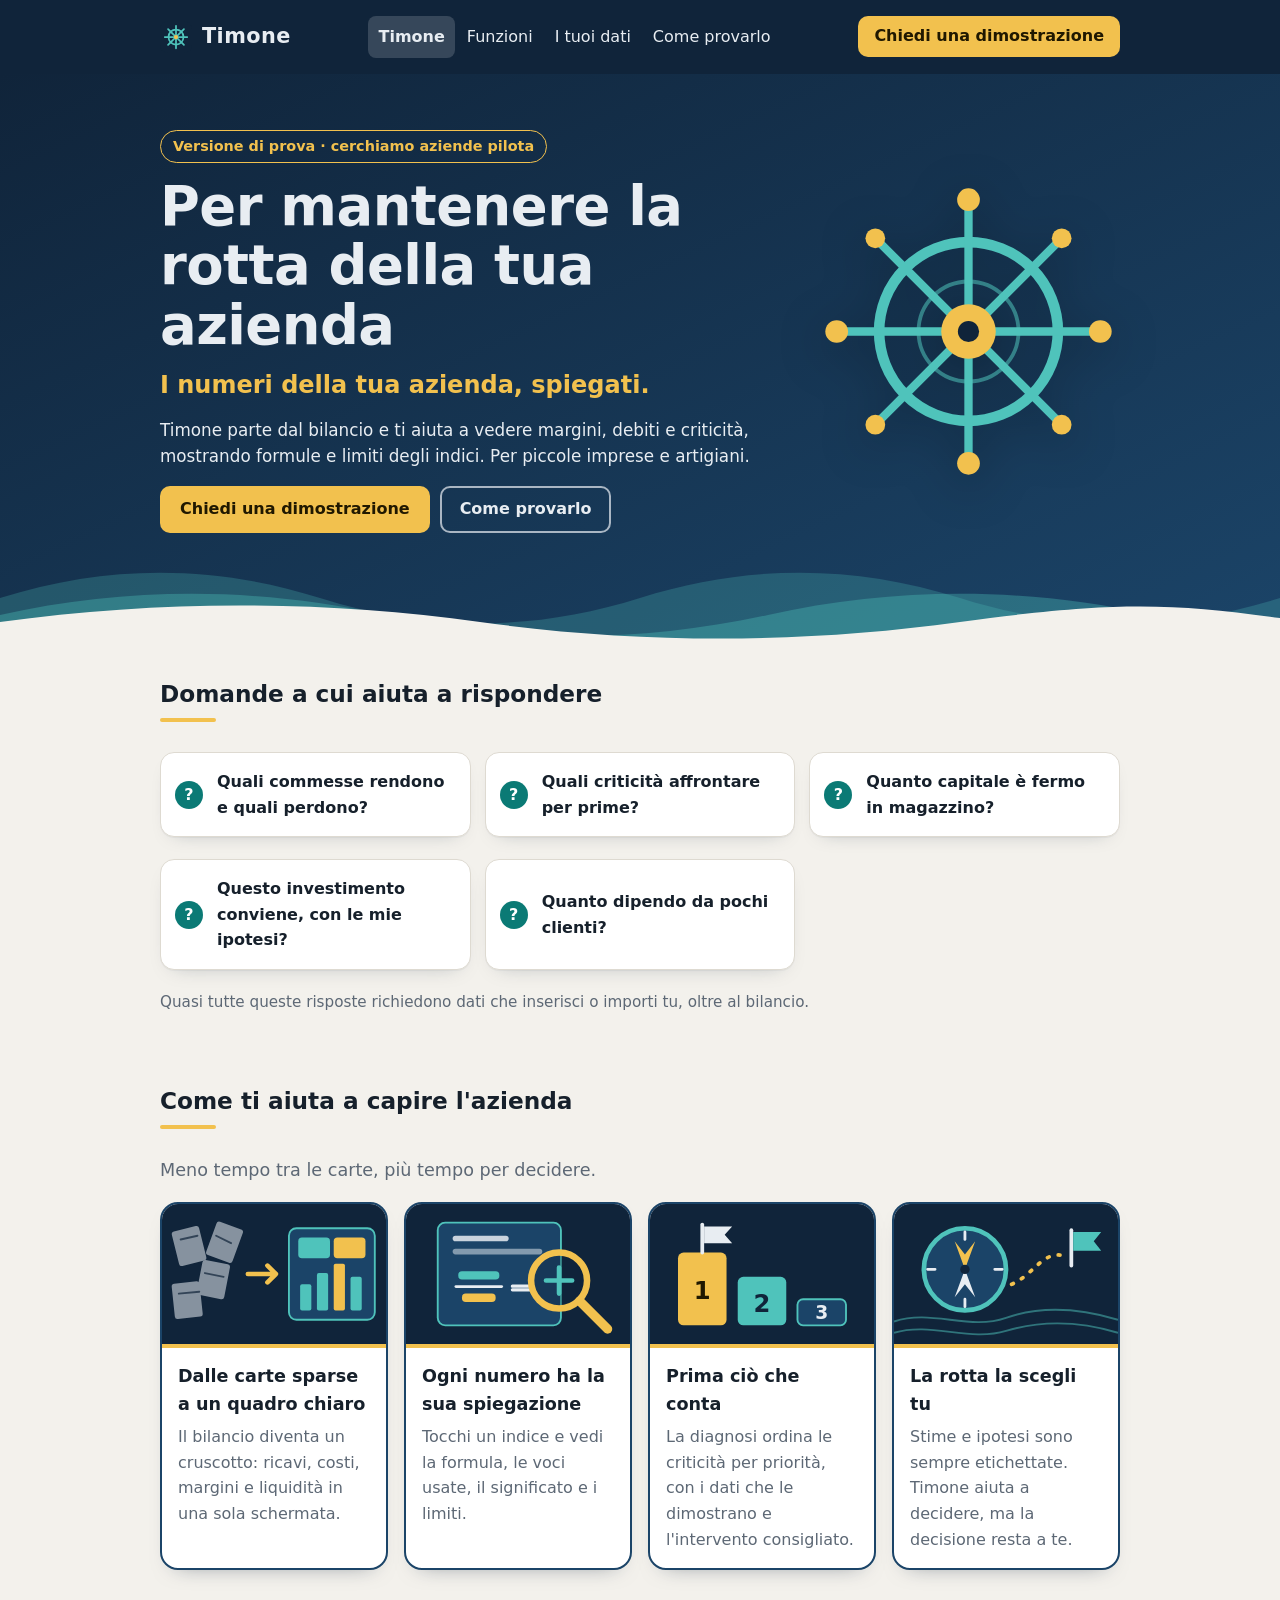
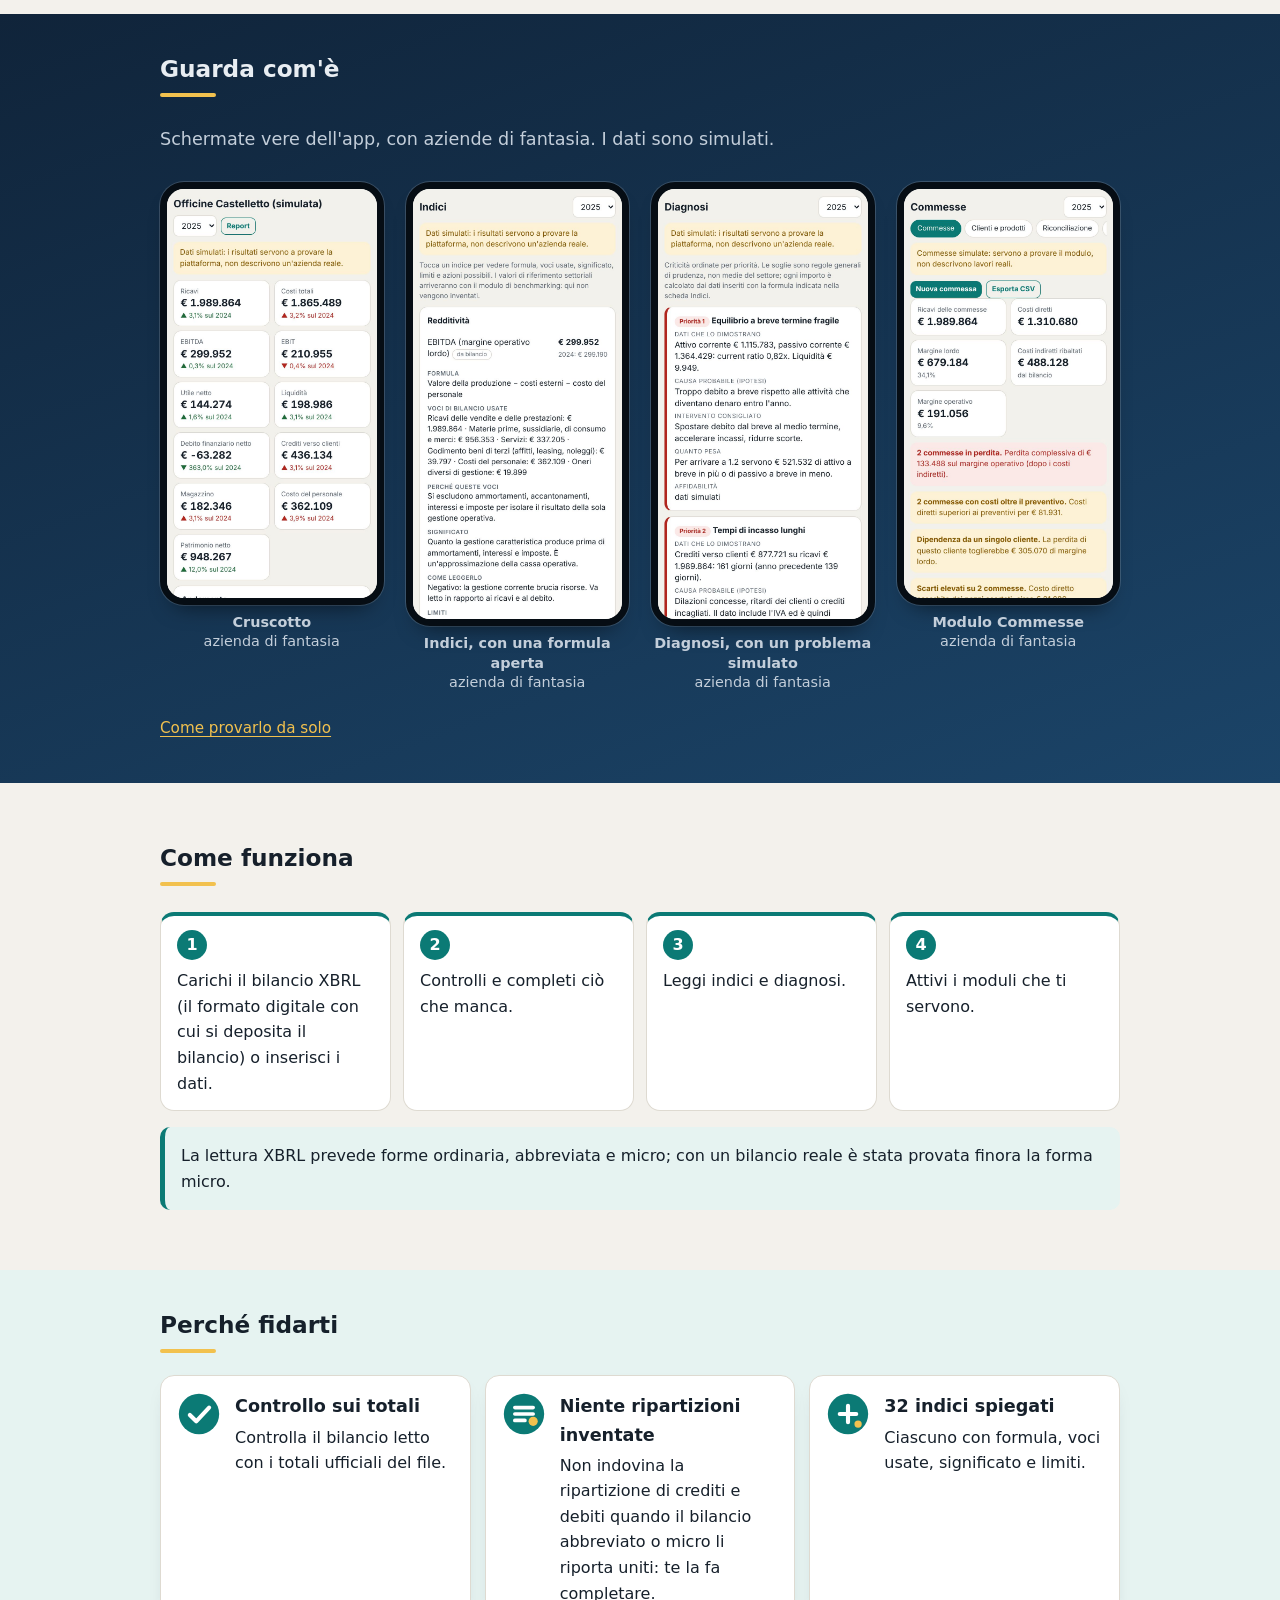
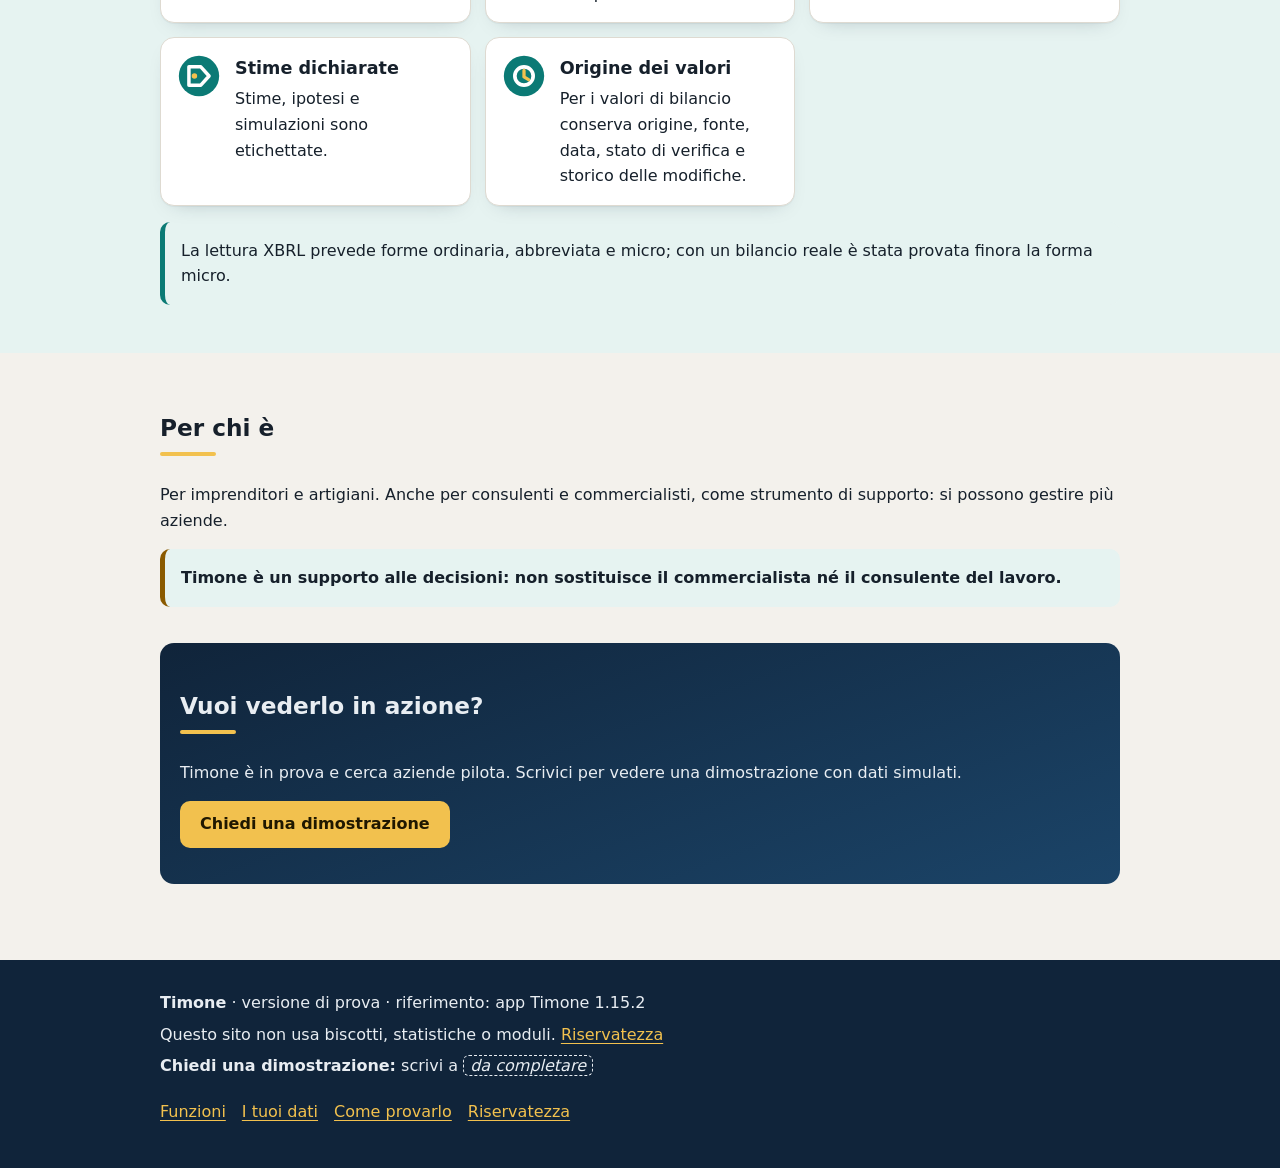
<file: index.html>
<!doctype html>
<html lang="it">
<head>
<meta charset="utf-8">
<meta http-equiv="Content-Security-Policy" content="default-src 'self'; script-src 'none'; style-src 'self'; img-src 'self'; object-src 'none'; base-uri 'self'; form-action 'none'">
<meta name="viewport" content="width=device-width, initial-scale=1">
<meta name="robots" content="noindex">
<meta name="color-scheme" content="light dark">
<title>Timone · Per mantenere la rotta della tua azienda</title>
<meta name="description" content="Timone parte dal bilancio e ti aiuta a vedere margini, debiti e criticità, mostrando formule e limiti degli indici. Versione di prova per piccole imprese e artigiani.">
<link rel="icon" href="icona.svg" type="image/svg+xml">
<link rel="stylesheet" href="stile.css">
</head>
<body>
<a class="salta" href="#contenuto">Vai al contenuto</a>
<header class="header">
<div class="contenitore">
<a class="marchio" href="index.html"><img src="icona.svg" width="32" height="32" alt="">Timone</a>
<nav aria-label="Principale"><ul class="menu"><li><a href="index.html" aria-current="page">Timone</a></li><li><a href="funzioni.html">Funzioni</a></li><li><a href="dati.html">I tuoi dati</a></li><li><a href="prova.html">Come provarlo</a></li></ul></nav>
<a class="btn btn-giallo btn-piccolo" href="#contatto">Chiedi una dimostrazione</a>
</div>
</header>
<section class="hero">
<div class="contenitore hero-griglia">
<div class="hero-testo">
<span class="etichetta">Versione di prova · cerchiamo aziende pilota</span>
<h1>Per mantenere la rotta della tua azienda</h1>
<p class="hero-sotto">I numeri della tua azienda, spiegati.</p>
<p>Timone parte dal bilancio e ti aiuta a vedere margini, debiti e criticità, mostrando formule e limiti degli indici. Per piccole imprese e artigiani.</p>
<div class="azioni">
<a class="btn btn-giallo" href="#contatto">Chiedi una dimostrazione</a>
<a class="btn btn-bordo" href="prova.html">Come provarlo</a>
</div>
</div>
<img class="hero-ruota" src="immagini/timone-ruota.svg" width="400" height="400" alt="">
</div>
</section>
<main id="contenuto">
<section class="fascia "><div class="contenitore"><h2>Domande a cui aiuta a rispondere</h2>
<ul class="griglia domande senza-punti">
<li class="riquadro">Quali commesse rendono e quali perdono?</li>
<li class="riquadro">Quali criticità affrontare per prime?</li>
<li class="riquadro">Quanto capitale è fermo in magazzino?</li>
<li class="riquadro">Questo investimento conviene, con le mie ipotesi?</li>
<li class="riquadro">Quanto dipendo da pochi clienti?</li>
</ul>
<p class="nota">Quasi tutte queste risposte richiedono dati che inserisci o importi tu, oltre al bilancio.</p></div></section><section class="fascia "><div class="contenitore"><h2>Come ti aiuta a capire l'azienda</h2>
<p class="lead">Meno tempo tra le carte, più tempo per decidere.</p>
<div class="cornici"><figure class="cornice"><img src="immagini/disegno-ordine.svg" width="240" height="150" alt=""><figcaption><h3>Dalle carte sparse a un quadro chiaro</h3><p>Il bilancio diventa un cruscotto: ricavi, costi, margini e liquidità in una sola schermata.</p></figcaption></figure><figure class="cornice"><img src="immagini/disegno-formula.svg" width="240" height="150" alt=""><figcaption><h3>Ogni numero ha la sua spiegazione</h3><p>Tocchi un indice e vedi la formula, le voci usate, il significato e i limiti.</p></figcaption></figure><figure class="cornice"><img src="immagini/disegno-priorita.svg" width="240" height="150" alt=""><figcaption><h3>Prima ciò che conta</h3><p>La diagnosi ordina le criticità per priorità, con i dati che le dimostrano e l'intervento consigliato.</p></figcaption></figure><figure class="cornice"><img src="immagini/disegno-rotta.svg" width="240" height="150" alt=""><figcaption><h3>La rotta la scegli tu</h3><p>Stime e ipotesi sono sempre etichettate. Timone aiuta a decidere, ma la decisione resta a te.</p></figcaption></figure></div></div></section><section class="fascia fascia-scura"><div class="contenitore"><h2>Guarda com'è</h2>
<p class="lead">Schermate vere dell'app, con aziende di fantasia. I dati sono simulati.</p>
<div class="galleria"><figure class="telefono"><div class="schermo"><img src="immagini/schermata-cruscotto.jpg" width="780" height="1520" alt="Cruscotto di Timone su telefono: riquadri con ricavi, costi totali, EBITDA, EBIT, utile netto, liquidità e altre voci, ciascuno con la variazione sull'anno precedente." loading="lazy"></div><figcaption><strong>Cruscotto</strong><br>azienda di fantasia</figcaption></figure><figure class="telefono"><div class="schermo"><img src="immagini/schermata-indici.jpg" width="780" height="1600" alt="Pagina Indici di Timone con l'EBITDA aperto: formula, voci di bilancio usate, perché queste voci, significato e come leggerlo." loading="lazy"></div><figcaption><strong>Indici, con una formula aperta</strong><br>azienda di fantasia</figcaption></figure><figure class="telefono"><div class="schermo"><img src="immagini/schermata-diagnosi.jpg" width="780" height="1600" alt="Pagina Diagnosi di Timone: la prima criticità è l'equilibrio a breve termine fragile, con i dati che la dimostrano, la causa probabile, l'intervento consigliato e quanto pesa." loading="lazy"></div><figcaption><strong>Diagnosi, con un problema simulato</strong><br>azienda di fantasia</figcaption></figure><figure class="telefono"><div class="schermo"><img src="immagini/schermata-commesse.jpg" width="780" height="1520" alt="Modulo Commesse di Timone con ricavi, costi diretti e margine, e avvisi su commesse in perdita, costi oltre il preventivo e dipendenza da un cliente." loading="lazy"></div><figcaption><strong>Modulo Commesse</strong><br>azienda di fantasia</figcaption></figure></div>
<p class="nota"><a href="prova.html">Come provarlo da solo</a></p></div></section><section class="fascia "><div class="contenitore"><h2>Come funziona</h2>
<ol class="passi">
<li>Carichi il bilancio XBRL (il formato digitale con cui si deposita il bilancio) o inserisci i dati.</li>
<li>Controlli e completi ciò che manca.</li>
<li>Leggi indici e diagnosi.</li>
<li>Attivi i moduli che ti servono.</li>
</ol>
<div class="avviso"><p>La lettura XBRL prevede forme ordinaria, abbreviata e micro; con un bilancio reale è stata provata finora la forma micro.</p></div></div></section><section class="fascia fascia-tenue"><div class="contenitore"><h2>Perché fidarti</h2>
<div class="griglia">
<div class="riquadro carta-icona"><img src="immagini/icona-controllo.svg" width="44" height="44" alt=""><div><h3>Controllo sui totali</h3><p>Controlla il bilancio letto con i totali ufficiali del file.</p></div></div>
<div class="riquadro carta-icona"><img src="immagini/icona-completa.svg" width="44" height="44" alt=""><div><h3>Niente ripartizioni inventate</h3><p>Non indovina la ripartizione di crediti e debiti quando il bilancio abbreviato o micro li riporta uniti: te la fa completare.</p></div></div>
<div class="riquadro carta-icona"><img src="immagini/icona-formula.svg" width="44" height="44" alt=""><div><h3>32 indici spiegati</h3><p>Ciascuno con formula, voci usate, significato e limiti.</p></div></div>
<div class="riquadro carta-icona"><img src="immagini/icona-etichetta.svg" width="44" height="44" alt=""><div><h3>Stime dichiarate</h3><p>Stime, ipotesi e simulazioni sono etichettate.</p></div></div>
<div class="riquadro carta-icona"><img src="immagini/icona-origine.svg" width="44" height="44" alt=""><div><h3>Origine dei valori</h3><p>Per i valori di bilancio conserva origine, fonte, data, stato di verifica e storico delle modifiche.</p></div></div>
</div>
<div class="avviso"><p>La lettura XBRL prevede forme ordinaria, abbreviata e micro; con un bilancio reale è stata provata finora la forma micro.</p></div></div></section><section class="fascia "><div class="contenitore"><h2>Per chi è</h2>
<p>Per imprenditori e artigiani. Anche per consulenti e commercialisti, come strumento di supporto: si possono gestire più aziende.</p>
<div class="avviso attenzione"><p><strong>Timone è un supporto alle decisioni: non sostituisce il commercialista né il consulente del lavoro.</strong></p></div>
<section class="cta" aria-labelledby="cta-t">
<h2 id="cta-t">Vuoi vederlo in azione?</h2>
<p>Timone è in prova e cerca aziende pilota. Scrivici per vedere una dimostrazione con dati simulati.</p>
<p><a class="btn" href="#contatto">Chiedi una dimostrazione</a></p>
</section></div></section>
</main>
<footer class="footer">
<div class="contenitore">
<p><strong>Timone</strong> · versione di prova · riferimento: app Timone 1.15.2</p>
<p>Questo sito non usa biscotti, statistiche o moduli. <a href="privacy.html">Riservatezza</a></p>
<p id="contatto"><strong>Chiedi una dimostrazione:</strong> scrivi a <span class="mancante">da completare</span><!-- DA-COMPILARE: EMAIL_CONTATTO --></p>
<ul class="footer-lista"><li><a href="funzioni.html">Funzioni</a></li><li><a href="dati.html">I tuoi dati</a></li><li><a href="prova.html">Come provarlo</a></li><li><a href="privacy.html">Riservatezza</a></li></ul>
</div>
</footer>
</body>
</html>
</file>
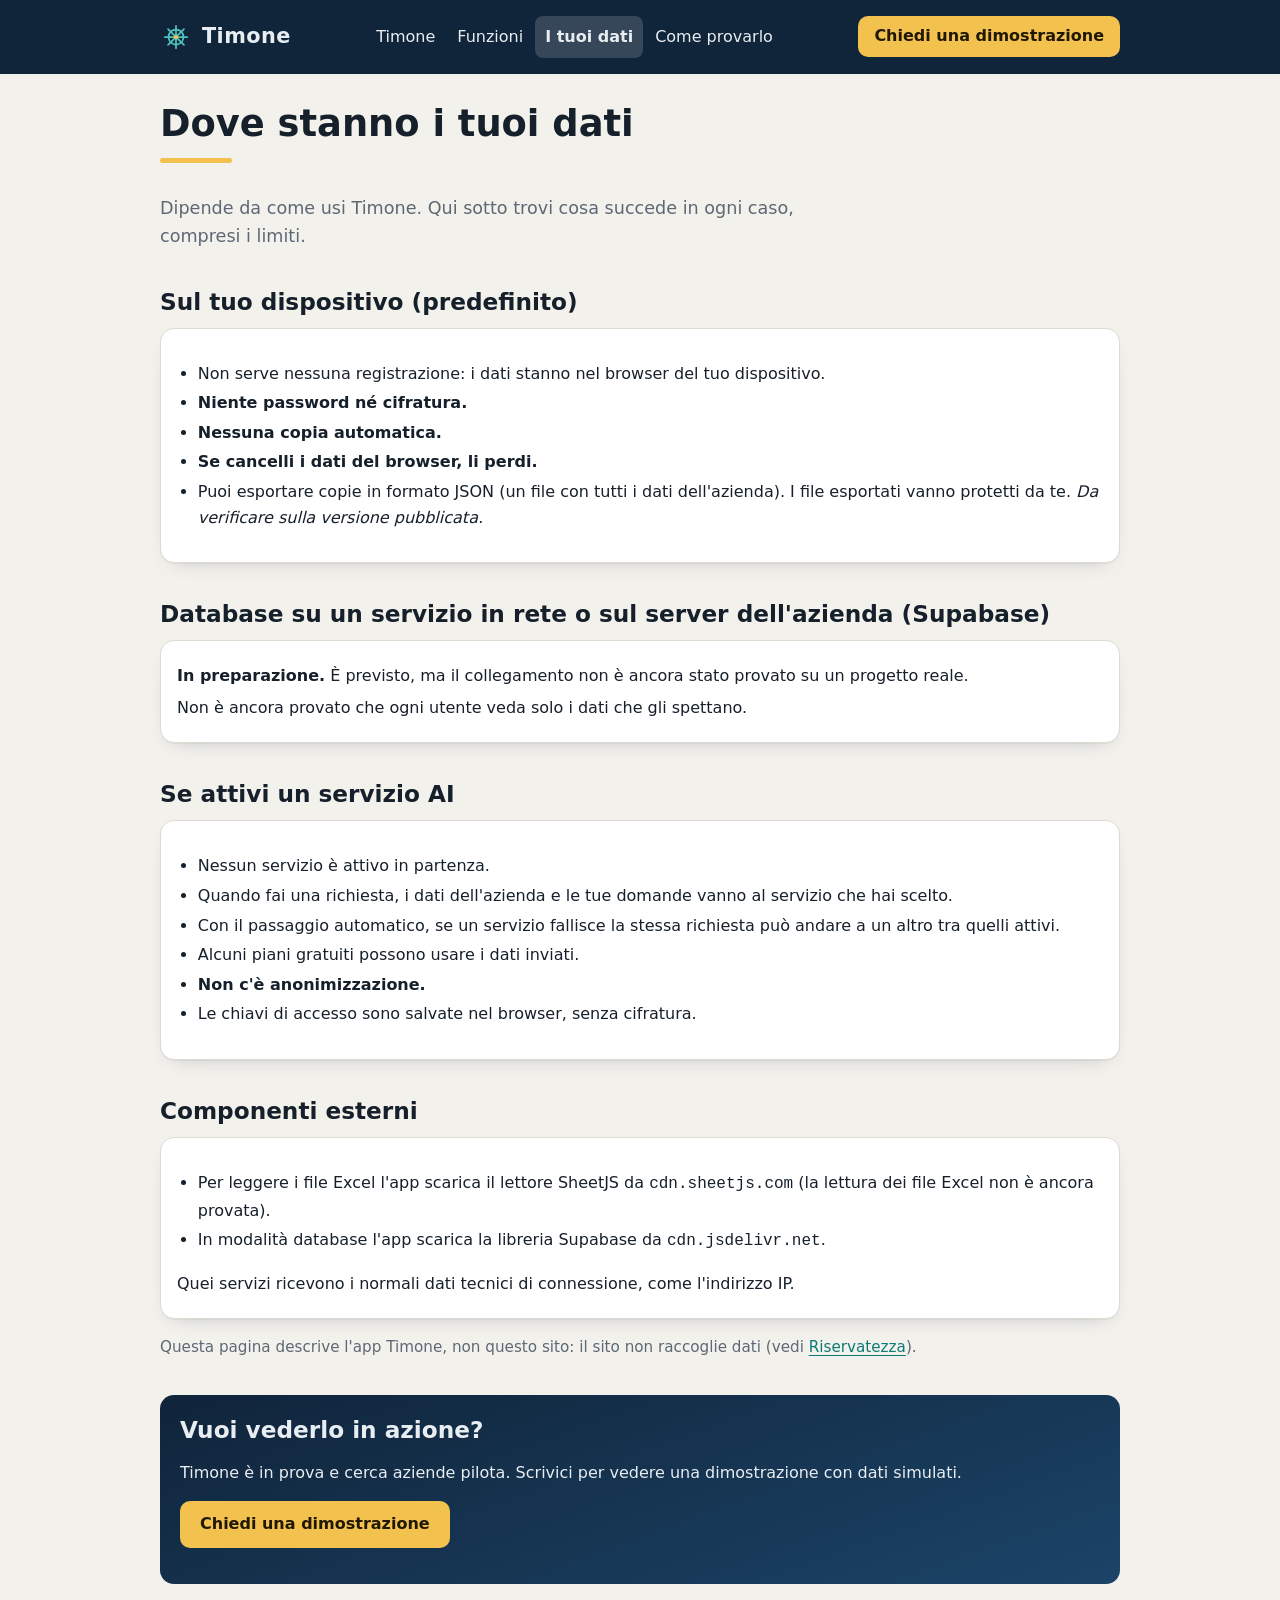
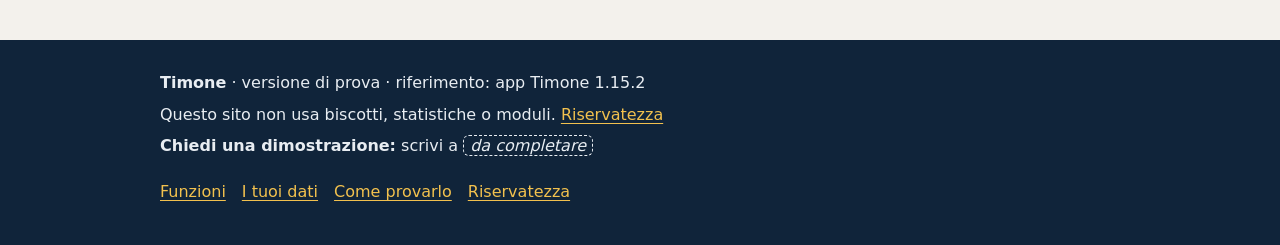
<file: dati.html>
<!doctype html>
<html lang="it">
<head>
<meta charset="utf-8">
<meta http-equiv="Content-Security-Policy" content="default-src 'self'; script-src 'none'; style-src 'self'; img-src 'self'; object-src 'none'; base-uri 'self'; form-action 'none'">
<meta name="viewport" content="width=device-width, initial-scale=1">
<meta name="robots" content="noindex">
<meta name="color-scheme" content="light dark">
<title>I tuoi dati · Timone</title>
<meta name="description" content="Dove stanno i dati di Timone, cosa succede se attivi un servizio AI e quali componenti esterni usa l'app. Con i limiti dichiarati.">
<link rel="icon" href="icona.svg" type="image/svg+xml">
<link rel="stylesheet" href="stile.css">
</head>
<body>
<a class="salta" href="#contenuto">Vai al contenuto</a>
<header class="header">
<div class="contenitore">
<a class="marchio" href="index.html"><img src="icona.svg" width="32" height="32" alt="">Timone</a>
<nav aria-label="Principale"><ul class="menu"><li><a href="index.html">Timone</a></li><li><a href="funzioni.html">Funzioni</a></li><li><a href="dati.html" aria-current="page">I tuoi dati</a></li><li><a href="prova.html">Come provarlo</a></li></ul></nav>
<a class="btn btn-giallo btn-piccolo" href="#contatto">Chiedi una dimostrazione</a>
</div>
</header>

<main id="contenuto"><div class="contenitore">
<h1>Dove stanno i tuoi dati</h1>
<p class="lead">Dipende da come usi Timone. Qui sotto trovi cosa succede in ogni caso, compresi i limiti.</p>

<h2>Sul tuo dispositivo (predefinito)</h2>
<div class="riquadro">
<ul>
<li>Non serve nessuna registrazione: i dati stanno nel browser del tuo dispositivo.</li>
<li><strong>Niente password né cifratura.</strong></li>
<li><strong>Nessuna copia automatica.</strong></li>
<li><strong>Se cancelli i dati del browser, li perdi.</strong></li>
<li>Puoi esportare copie in formato JSON (un file con tutti i dati dell'azienda). I file esportati vanno protetti da te. <em>Da verificare sulla versione pubblicata.</em></li>
</ul>
</div>

<h2>Database su un servizio in rete o sul server dell'azienda (Supabase)</h2>
<div class="riquadro">
<p><strong>In preparazione.</strong> È previsto, ma il collegamento non è ancora stato provato su un progetto reale.</p>
<p>Non è ancora provato che ogni utente veda solo i dati che gli spettano.</p>
</div>

<h2>Se attivi un servizio AI</h2>
<div class="riquadro">
<ul>
<li>Nessun servizio è attivo in partenza.</li>
<li>Quando fai una richiesta, i dati dell'azienda e le tue domande vanno al servizio che hai scelto.</li>
<li>Con il passaggio automatico, se un servizio fallisce la stessa richiesta può andare a un altro tra quelli attivi.</li>
<li>Alcuni piani gratuiti possono usare i dati inviati.</li>
<li><strong>Non c'è anonimizzazione.</strong></li>
<li>Le chiavi di accesso sono salvate nel browser, senza cifratura.</li>
</ul>
</div>

<h2>Componenti esterni</h2>
<div class="riquadro">
<ul>
<li>Per leggere i file Excel l'app scarica il lettore SheetJS da <code>cdn.sheetjs.com</code> (la lettura dei file Excel non è ancora provata).</li>
<li>In modalità database l'app scarica la libreria Supabase da <code>cdn.jsdelivr.net</code>.</li>
</ul>
<p>Quei servizi ricevono i normali dati tecnici di connessione, come l'indirizzo IP.</p>
</div>
<p class="nota">Questa pagina descrive l'app Timone, non questo sito: il sito non raccoglie dati (vedi <a href="privacy.html">Riservatezza</a>).</p>
<section class="cta" aria-labelledby="cta-t">
<h2 id="cta-t">Vuoi vederlo in azione?</h2>
<p>Timone è in prova e cerca aziende pilota. Scrivici per vedere una dimostrazione con dati simulati.</p>
<p><a class="btn" href="#contatto">Chiedi una dimostrazione</a></p>
</section>
</div></main>
<footer class="footer">
<div class="contenitore">
<p><strong>Timone</strong> · versione di prova · riferimento: app Timone 1.15.2</p>
<p>Questo sito non usa biscotti, statistiche o moduli. <a href="privacy.html">Riservatezza</a></p>
<p id="contatto"><strong>Chiedi una dimostrazione:</strong> scrivi a <span class="mancante">da completare</span><!-- DA-COMPILARE: EMAIL_CONTATTO --></p>
<ul class="footer-lista"><li><a href="funzioni.html">Funzioni</a></li><li><a href="dati.html">I tuoi dati</a></li><li><a href="prova.html">Come provarlo</a></li><li><a href="privacy.html">Riservatezza</a></li></ul>
</div>
</footer>
</body>
</html>
</file>
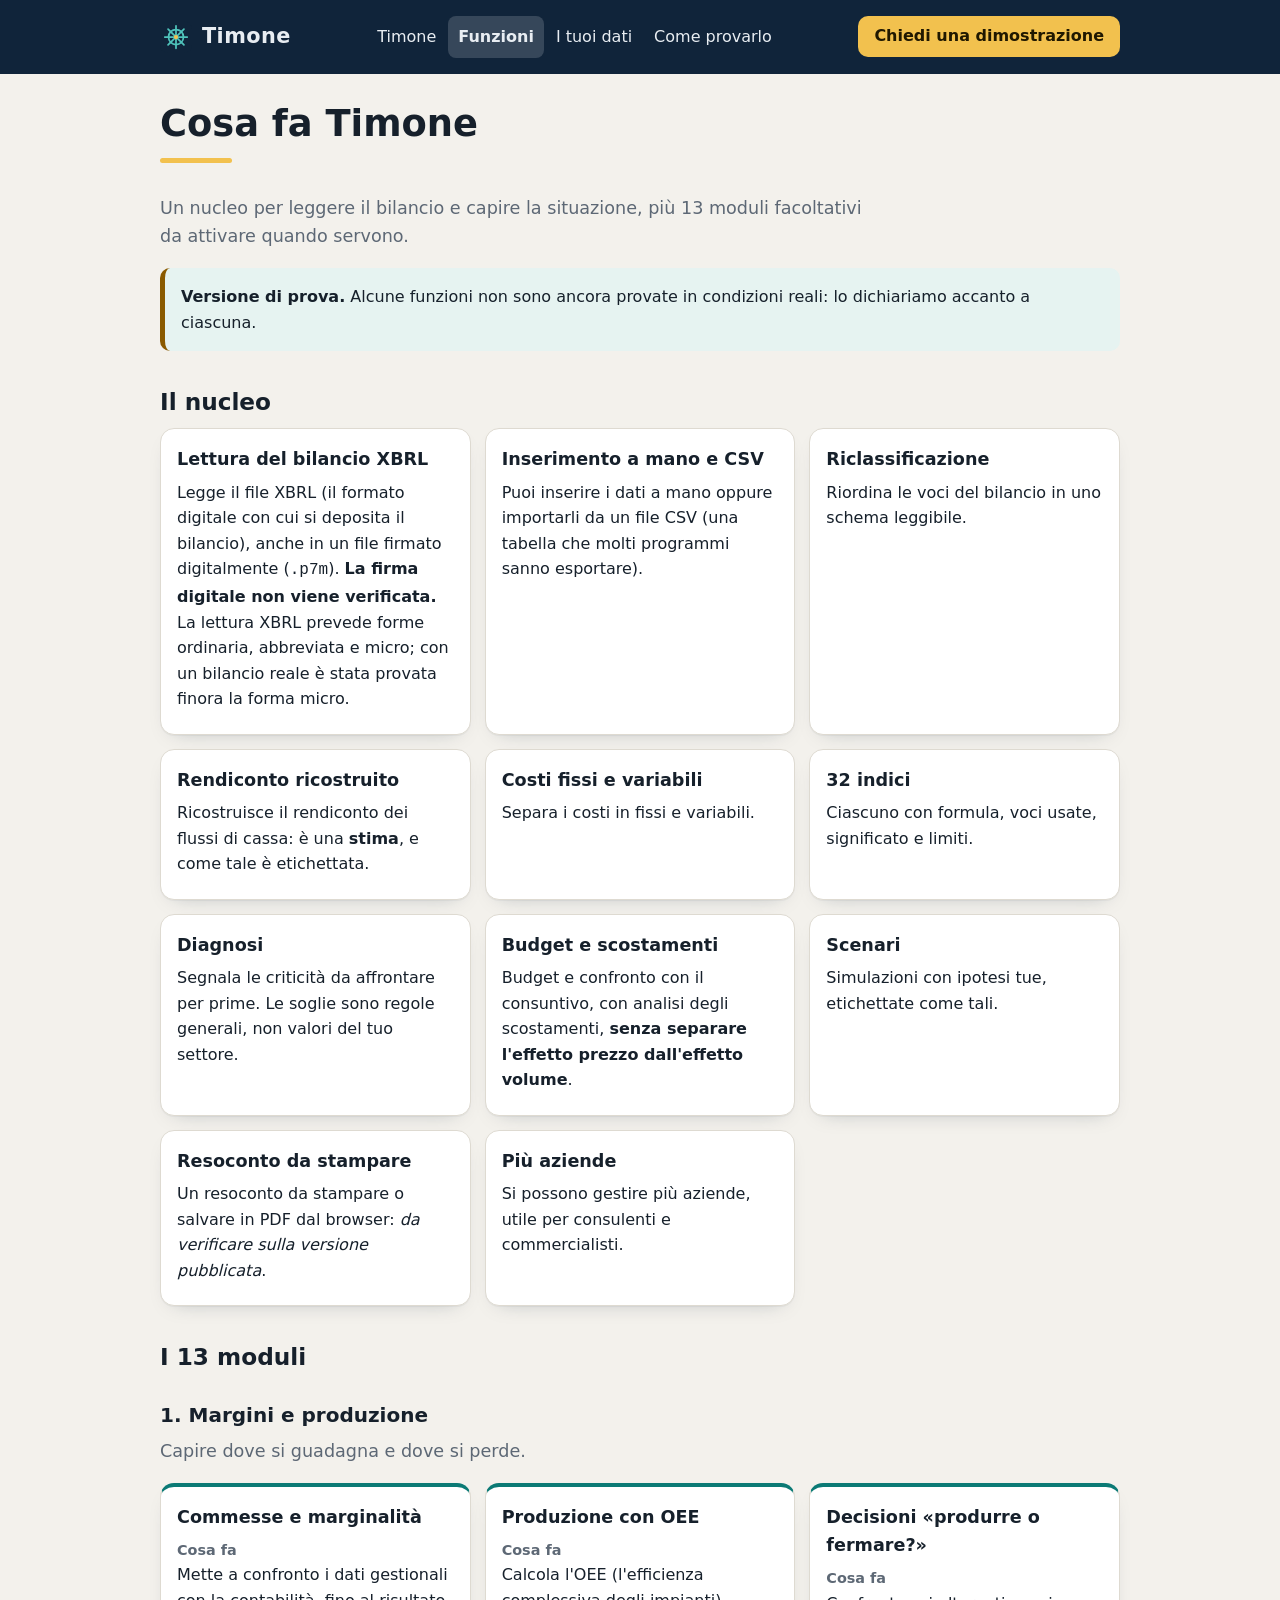
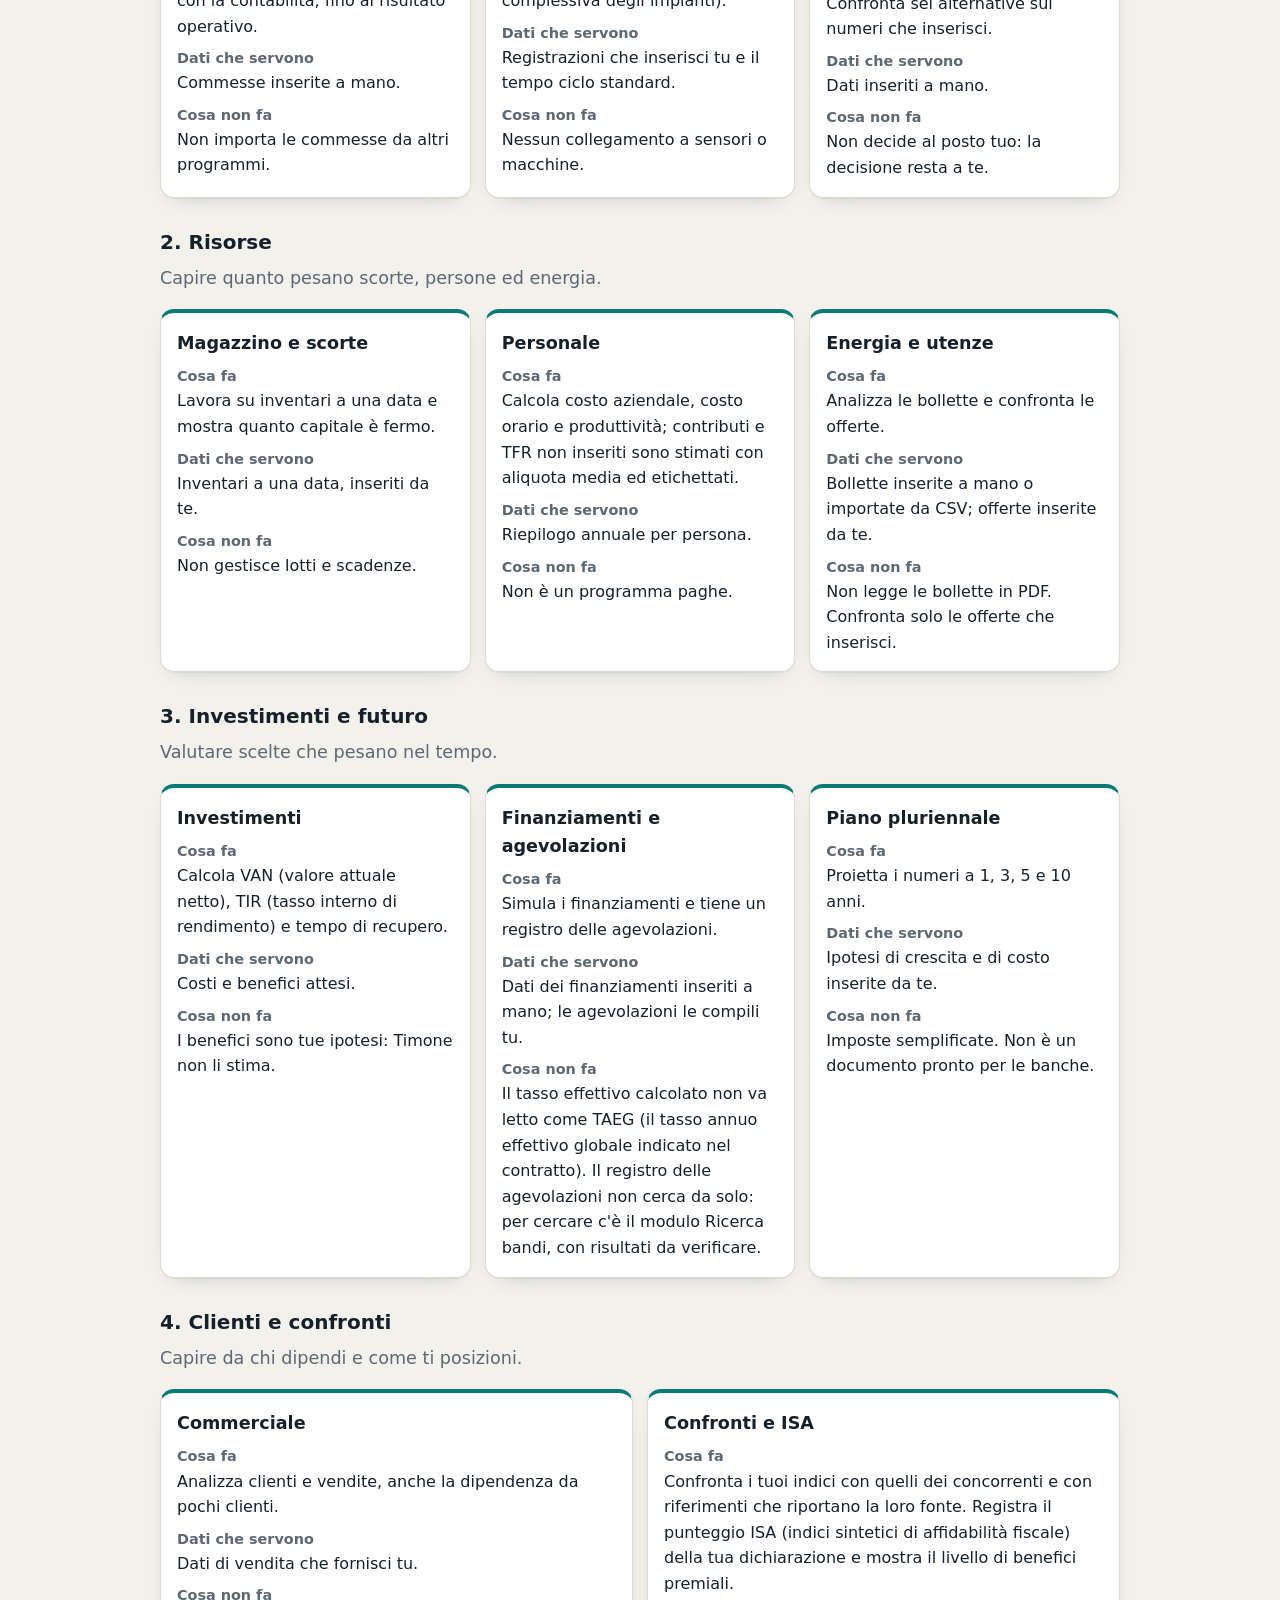
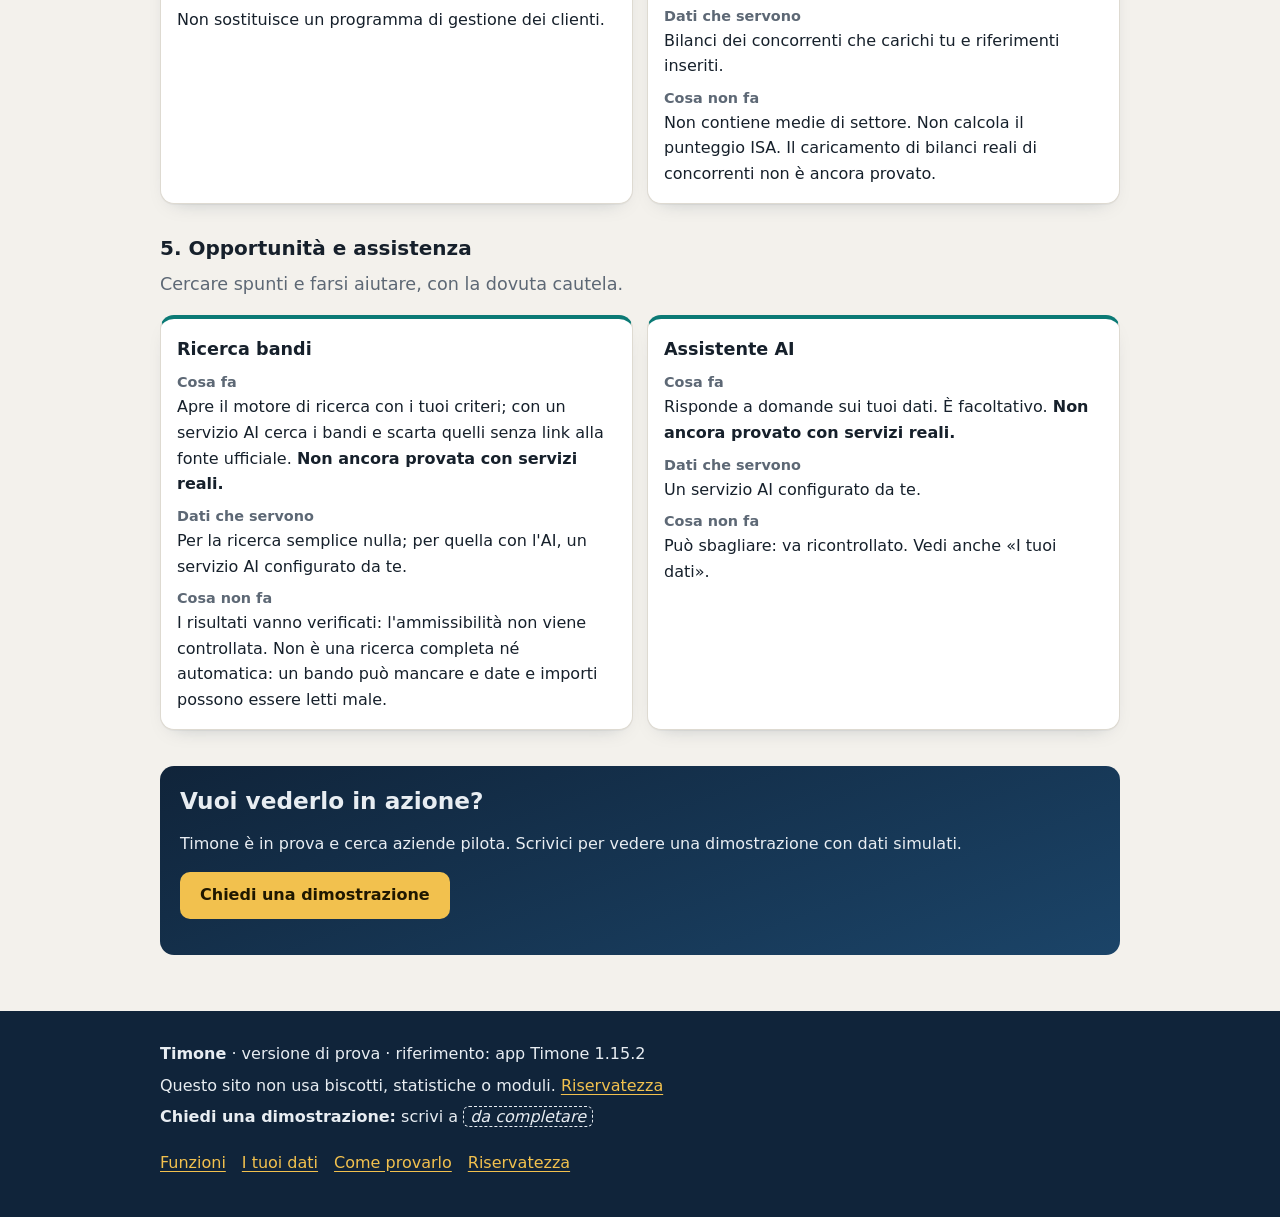
<file: funzioni.html>
<!doctype html>
<html lang="it">
<head>
<meta charset="utf-8">
<meta http-equiv="Content-Security-Policy" content="default-src 'self'; script-src 'none'; style-src 'self'; img-src 'self'; object-src 'none'; base-uri 'self'; form-action 'none'">
<meta name="viewport" content="width=device-width, initial-scale=1">
<meta name="robots" content="noindex">
<meta name="color-scheme" content="light dark">
<title>Funzioni · Timone</title>
<meta name="description" content="Che cosa fa Timone: lettura del bilancio, 32 indici, diagnosi e 13 moduli per margini, risorse, investimenti, clienti e opportunità. Con i limiti dichiarati.">
<link rel="icon" href="icona.svg" type="image/svg+xml">
<link rel="stylesheet" href="stile.css">
</head>
<body>
<a class="salta" href="#contenuto">Vai al contenuto</a>
<header class="header">
<div class="contenitore">
<a class="marchio" href="index.html"><img src="icona.svg" width="32" height="32" alt="">Timone</a>
<nav aria-label="Principale"><ul class="menu"><li><a href="index.html">Timone</a></li><li><a href="funzioni.html" aria-current="page">Funzioni</a></li><li><a href="dati.html">I tuoi dati</a></li><li><a href="prova.html">Come provarlo</a></li></ul></nav>
<a class="btn btn-giallo btn-piccolo" href="#contatto">Chiedi una dimostrazione</a>
</div>
</header>

<main id="contenuto"><div class="contenitore">
<h1>Cosa fa Timone</h1>
<p class="lead">Un nucleo per leggere il bilancio e capire la situazione, più 13 moduli facoltativi da attivare quando servono.</p>
<div class="avviso attenzione"><p><strong>Versione di prova.</strong> Alcune funzioni non sono ancora provate in condizioni reali: lo dichiariamo accanto a ciascuna.</p></div>

<h2>Il nucleo</h2>
<div class="griglia"><div class="riquadro"><h3>Lettura del bilancio XBRL</h3><p>Legge il file XBRL (il formato digitale con cui si deposita il bilancio), anche in un file firmato digitalmente (<code>.p7m</code>). <strong>La firma digitale non viene verificata.</strong> La lettura XBRL prevede forme ordinaria, abbreviata e micro; con un bilancio reale è stata provata finora la forma micro.</p></div><div class="riquadro"><h3>Inserimento a mano e CSV</h3><p>Puoi inserire i dati a mano oppure importarli da un file CSV (una tabella che molti programmi sanno esportare).</p></div><div class="riquadro"><h3>Riclassificazione</h3><p>Riordina le voci del bilancio in uno schema leggibile.</p></div><div class="riquadro"><h3>Rendiconto ricostruito</h3><p>Ricostruisce il rendiconto dei flussi di cassa: è una <strong>stima</strong>, e come tale è etichettata.</p></div><div class="riquadro"><h3>Costi fissi e variabili</h3><p>Separa i costi in fissi e variabili.</p></div><div class="riquadro"><h3>32 indici</h3><p>Ciascuno con formula, voci usate, significato e limiti.</p></div><div class="riquadro"><h3>Diagnosi</h3><p>Segnala le criticità da affrontare per prime. Le soglie sono regole generali, non valori del tuo settore.</p></div><div class="riquadro"><h3>Budget e scostamenti</h3><p>Budget e confronto con il consuntivo, con analisi degli scostamenti, <strong>senza separare l'effetto prezzo dall'effetto volume</strong>.</p></div><div class="riquadro"><h3>Scenari</h3><p>Simulazioni con ipotesi tue, etichettate come tali.</p></div><div class="riquadro"><h3>Resoconto da stampare</h3><p>Un resoconto da stampare o salvare in PDF dal browser: <em>da verificare sulla versione pubblicata</em>.</p></div><div class="riquadro"><h3>Più aziende</h3><p>Si possono gestire più aziende, utile per consulenti e commercialisti.</p></div></div>

<h2>I 13 moduli</h2>
<section aria-labelledby="g1"><h3 id="g1" class="titolo-gruppo">1. Margini e produzione</h3>
<p class="lead nessun-margine">Capire dove si guadagna e dove si perde.</p>
<div class="griglia"><div class="riquadro modulo"><h3>Commesse e marginalità</h3>
<dl><dt>Cosa fa</dt><dd>Mette a confronto i dati gestionali con la contabilità, fino al risultato operativo.</dd><dt>Dati che servono</dt><dd>Commesse inserite a mano.</dd><dt>Cosa non fa</dt><dd>Non importa le commesse da altri programmi.</dd></dl></div><div class="riquadro modulo"><h3>Produzione con OEE</h3>
<dl><dt>Cosa fa</dt><dd>Calcola l'OEE (l'efficienza complessiva degli impianti).</dd><dt>Dati che servono</dt><dd>Registrazioni che inserisci tu e il tempo ciclo standard.</dd><dt>Cosa non fa</dt><dd>Nessun collegamento a sensori o macchine.</dd></dl></div><div class="riquadro modulo"><h3>Decisioni «produrre o fermare?»</h3>
<dl><dt>Cosa fa</dt><dd>Confronta sei alternative sui numeri che inserisci.</dd><dt>Dati che servono</dt><dd>Dati inseriti a mano.</dd><dt>Cosa non fa</dt><dd>Non decide al posto tuo: la decisione resta a te.</dd></dl></div></div></section><section aria-labelledby="g2"><h3 id="g2" class="titolo-gruppo">2. Risorse</h3>
<p class="lead nessun-margine">Capire quanto pesano scorte, persone ed energia.</p>
<div class="griglia"><div class="riquadro modulo"><h3>Magazzino e scorte</h3>
<dl><dt>Cosa fa</dt><dd>Lavora su inventari a una data e mostra quanto capitale è fermo.</dd><dt>Dati che servono</dt><dd>Inventari a una data, inseriti da te.</dd><dt>Cosa non fa</dt><dd>Non gestisce lotti e scadenze.</dd></dl></div><div class="riquadro modulo"><h3>Personale</h3>
<dl><dt>Cosa fa</dt><dd>Calcola costo aziendale, costo orario e produttività; contributi e TFR non inseriti sono stimati con aliquota media ed etichettati.</dd><dt>Dati che servono</dt><dd>Riepilogo annuale per persona.</dd><dt>Cosa non fa</dt><dd>Non è un programma paghe.</dd></dl></div><div class="riquadro modulo"><h3>Energia e utenze</h3>
<dl><dt>Cosa fa</dt><dd>Analizza le bollette e confronta le offerte.</dd><dt>Dati che servono</dt><dd>Bollette inserite a mano o importate da CSV; offerte inserite da te.</dd><dt>Cosa non fa</dt><dd>Non legge le bollette in PDF. Confronta solo le offerte che inserisci.</dd></dl></div></div></section><section aria-labelledby="g3"><h3 id="g3" class="titolo-gruppo">3. Investimenti e futuro</h3>
<p class="lead nessun-margine">Valutare scelte che pesano nel tempo.</p>
<div class="griglia"><div class="riquadro modulo"><h3>Investimenti</h3>
<dl><dt>Cosa fa</dt><dd>Calcola VAN (valore attuale netto), TIR (tasso interno di rendimento) e tempo di recupero.</dd><dt>Dati che servono</dt><dd>Costi e benefici attesi.</dd><dt>Cosa non fa</dt><dd>I benefici sono tue ipotesi: Timone non li stima.</dd></dl></div><div class="riquadro modulo"><h3>Finanziamenti e agevolazioni</h3>
<dl><dt>Cosa fa</dt><dd>Simula i finanziamenti e tiene un registro delle agevolazioni.</dd><dt>Dati che servono</dt><dd>Dati dei finanziamenti inseriti a mano; le agevolazioni le compili tu.</dd><dt>Cosa non fa</dt><dd>Il tasso effettivo calcolato non va letto come TAEG (il tasso annuo effettivo globale indicato nel contratto). Il registro delle agevolazioni non cerca da solo: per cercare c'è il modulo Ricerca bandi, con risultati da verificare.</dd></dl></div><div class="riquadro modulo"><h3>Piano pluriennale</h3>
<dl><dt>Cosa fa</dt><dd>Proietta i numeri a 1, 3, 5 e 10 anni.</dd><dt>Dati che servono</dt><dd>Ipotesi di crescita e di costo inserite da te.</dd><dt>Cosa non fa</dt><dd>Imposte semplificate. Non è un documento pronto per le banche.</dd></dl></div></div></section><section aria-labelledby="g4"><h3 id="g4" class="titolo-gruppo">4. Clienti e confronti</h3>
<p class="lead nessun-margine">Capire da chi dipendi e come ti posizioni.</p>
<div class="griglia"><div class="riquadro modulo"><h3>Commerciale</h3>
<dl><dt>Cosa fa</dt><dd>Analizza clienti e vendite, anche la dipendenza da pochi clienti.</dd><dt>Dati che servono</dt><dd>Dati di vendita che fornisci tu.</dd><dt>Cosa non fa</dt><dd>Non sostituisce un programma di gestione dei clienti.</dd></dl></div><div class="riquadro modulo"><h3>Confronti e ISA</h3>
<dl><dt>Cosa fa</dt><dd>Confronta i tuoi indici con quelli dei concorrenti e con riferimenti che riportano la loro fonte. Registra il punteggio ISA (indici sintetici di affidabilità fiscale) della tua dichiarazione e mostra il livello di benefici premiali.</dd><dt>Dati che servono</dt><dd>Bilanci dei concorrenti che carichi tu e riferimenti inseriti.</dd><dt>Cosa non fa</dt><dd>Non contiene medie di settore. Non calcola il punteggio ISA. Il caricamento di bilanci reali di concorrenti non è ancora provato.</dd></dl></div></div></section><section aria-labelledby="g5"><h3 id="g5" class="titolo-gruppo">5. Opportunità e assistenza</h3>
<p class="lead nessun-margine">Cercare spunti e farsi aiutare, con la dovuta cautela.</p>
<div class="griglia"><div class="riquadro modulo"><h3>Ricerca bandi</h3>
<dl><dt>Cosa fa</dt><dd>Apre il motore di ricerca con i tuoi criteri; con un servizio AI cerca i bandi e scarta quelli senza link alla fonte ufficiale. <strong>Non ancora provata con servizi reali.</strong></dd><dt>Dati che servono</dt><dd>Per la ricerca semplice nulla; per quella con l'AI, un servizio AI configurato da te.</dd><dt>Cosa non fa</dt><dd>I risultati vanno verificati: l'ammissibilità non viene controllata. Non è una ricerca completa né automatica: un bando può mancare e date e importi possono essere letti male.</dd></dl></div><div class="riquadro modulo"><h3>Assistente AI</h3>
<dl><dt>Cosa fa</dt><dd>Risponde a domande sui tuoi dati. È facoltativo. <strong>Non ancora provato con servizi reali.</strong></dd><dt>Dati che servono</dt><dd>Un servizio AI configurato da te.</dd><dt>Cosa non fa</dt><dd>Può sbagliare: va ricontrollato. Vedi anche «I tuoi dati».</dd></dl></div></div></section>
<section class="cta" aria-labelledby="cta-t">
<h2 id="cta-t">Vuoi vederlo in azione?</h2>
<p>Timone è in prova e cerca aziende pilota. Scrivici per vedere una dimostrazione con dati simulati.</p>
<p><a class="btn" href="#contatto">Chiedi una dimostrazione</a></p>
</section>
</div></main>
<footer class="footer">
<div class="contenitore">
<p><strong>Timone</strong> · versione di prova · riferimento: app Timone 1.15.2</p>
<p>Questo sito non usa biscotti, statistiche o moduli. <a href="privacy.html">Riservatezza</a></p>
<p id="contatto"><strong>Chiedi una dimostrazione:</strong> scrivi a <span class="mancante">da completare</span><!-- DA-COMPILARE: EMAIL_CONTATTO --></p>
<ul class="footer-lista"><li><a href="funzioni.html">Funzioni</a></li><li><a href="dati.html">I tuoi dati</a></li><li><a href="prova.html">Come provarlo</a></li><li><a href="privacy.html">Riservatezza</a></li></ul>
</div>
</footer>
</body>
</html>
</file>
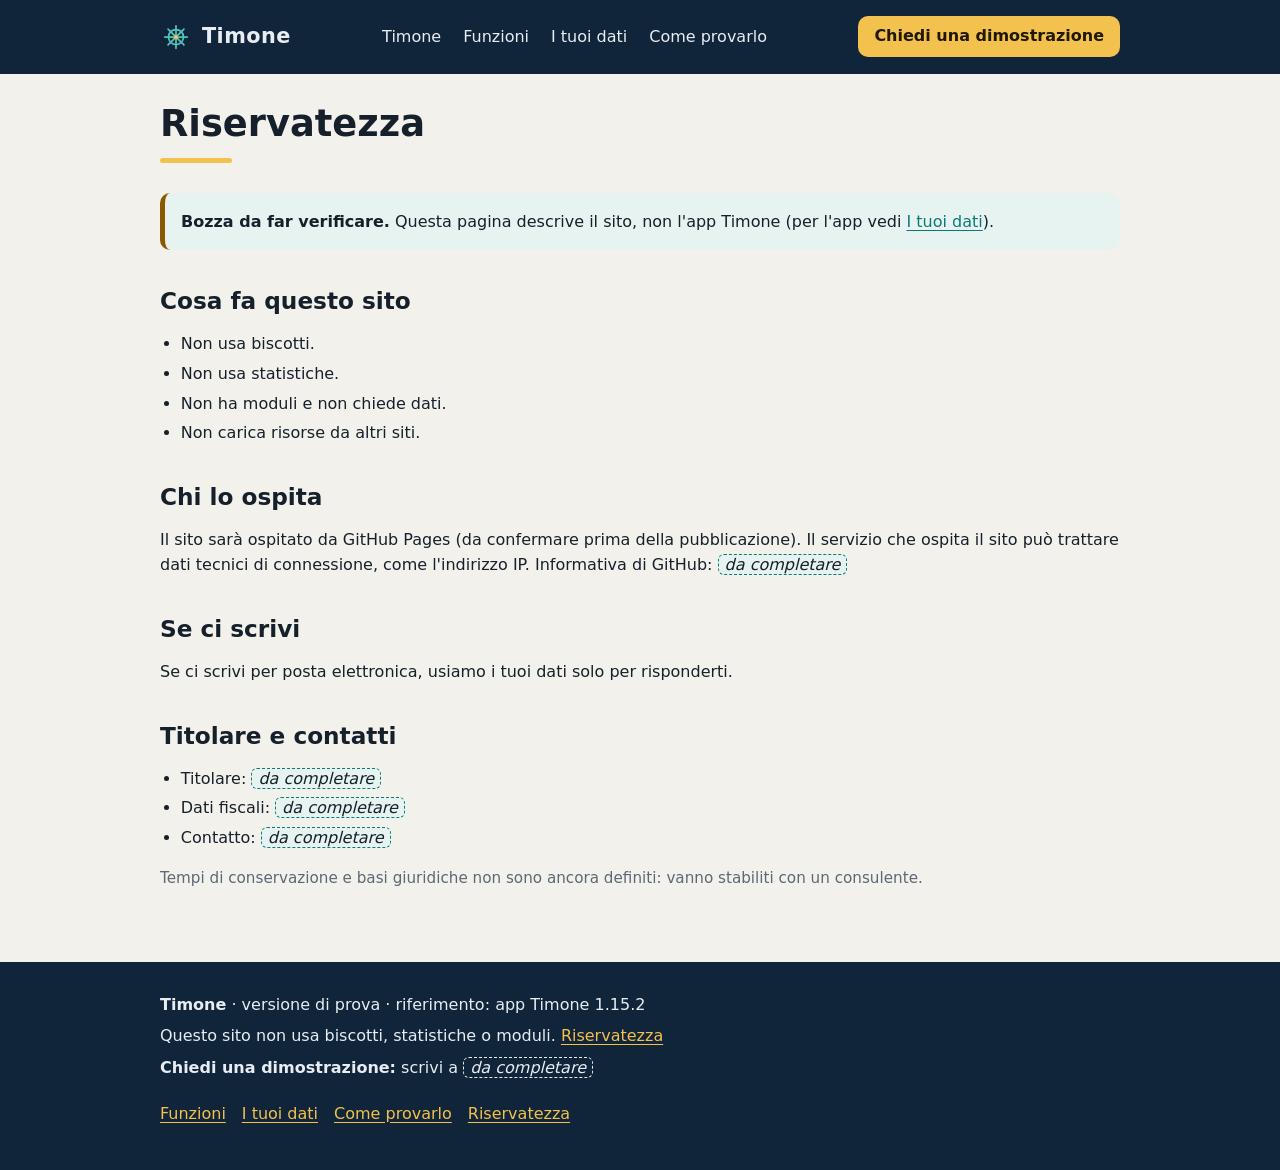
<file: privacy.html>
<!doctype html>
<html lang="it">
<head>
<meta charset="utf-8">
<meta http-equiv="Content-Security-Policy" content="default-src 'self'; script-src 'none'; style-src 'self'; img-src 'self'; object-src 'none'; base-uri 'self'; form-action 'none'">
<meta name="viewport" content="width=device-width, initial-scale=1">
<meta name="robots" content="noindex">
<meta name="color-scheme" content="light dark">
<title>Riservatezza · Timone</title>
<meta name="description" content="Bozza descrittiva su cosa fa e cosa non fa il sito di Timone con i dati dei visitatori.">
<link rel="icon" href="icona.svg" type="image/svg+xml">
<link rel="stylesheet" href="stile.css">
</head>
<body>
<a class="salta" href="#contenuto">Vai al contenuto</a>
<header class="header">
<div class="contenitore">
<a class="marchio" href="index.html"><img src="icona.svg" width="32" height="32" alt="">Timone</a>
<nav aria-label="Principale"><ul class="menu"><li><a href="index.html">Timone</a></li><li><a href="funzioni.html">Funzioni</a></li><li><a href="dati.html">I tuoi dati</a></li><li><a href="prova.html">Come provarlo</a></li></ul></nav>
<a class="btn btn-giallo btn-piccolo" href="#contatto">Chiedi una dimostrazione</a>
</div>
</header>

<main id="contenuto"><div class="contenitore">
<h1>Riservatezza</h1>
<div class="avviso attenzione"><p><strong>Bozza da far verificare.</strong> Questa pagina descrive il sito, non l'app Timone (per l'app vedi <a href="dati.html">I tuoi dati</a>).</p></div>

<h2>Cosa fa questo sito</h2>
<ul>
<li>Non usa biscotti.</li>
<li>Non usa statistiche.</li>
<li>Non ha moduli e non chiede dati.</li>
<li>Non carica risorse da altri siti.</li>
</ul>

<h2>Chi lo ospita</h2>
<p>Il sito sarà ospitato da GitHub Pages (da confermare prima della pubblicazione). Il servizio che ospita il sito può trattare dati tecnici di connessione, come l'indirizzo IP. Informativa di GitHub: <span class="mancante">da completare</span><!-- DA-COMPILARE: LINK_INFORMATIVA_GITHUB --></p>

<h2>Se ci scrivi</h2>
<p>Se ci scrivi per posta elettronica, usiamo i tuoi dati solo per risponderti.</p>

<h2>Titolare e contatti</h2>
<ul>
<li>Titolare: <span class="mancante">da completare</span><!-- DA-COMPILARE: TITOLARE --></li>
<li>Dati fiscali: <span class="mancante">da completare</span><!-- DA-COMPILARE: DATI_FISCALI --></li>
<li>Contatto: <span class="mancante">da completare</span><!-- DA-COMPILARE: EMAIL_CONTATTO --></li>
</ul>
<p class="nota">Tempi di conservazione e basi giuridiche non sono ancora definiti: vanno stabiliti con un consulente.</p>
</div></main>
<footer class="footer">
<div class="contenitore">
<p><strong>Timone</strong> · versione di prova · riferimento: app Timone 1.15.2</p>
<p>Questo sito non usa biscotti, statistiche o moduli. <a href="privacy.html">Riservatezza</a></p>
<p id="contatto"><strong>Chiedi una dimostrazione:</strong> scrivi a <span class="mancante">da completare</span><!-- DA-COMPILARE: EMAIL_CONTATTO --></p>
<ul class="footer-lista"><li><a href="funzioni.html">Funzioni</a></li><li><a href="dati.html">I tuoi dati</a></li><li><a href="prova.html">Come provarlo</a></li><li><a href="privacy.html">Riservatezza</a></li></ul>
</div>
</footer>
</body>
</html>
</file>
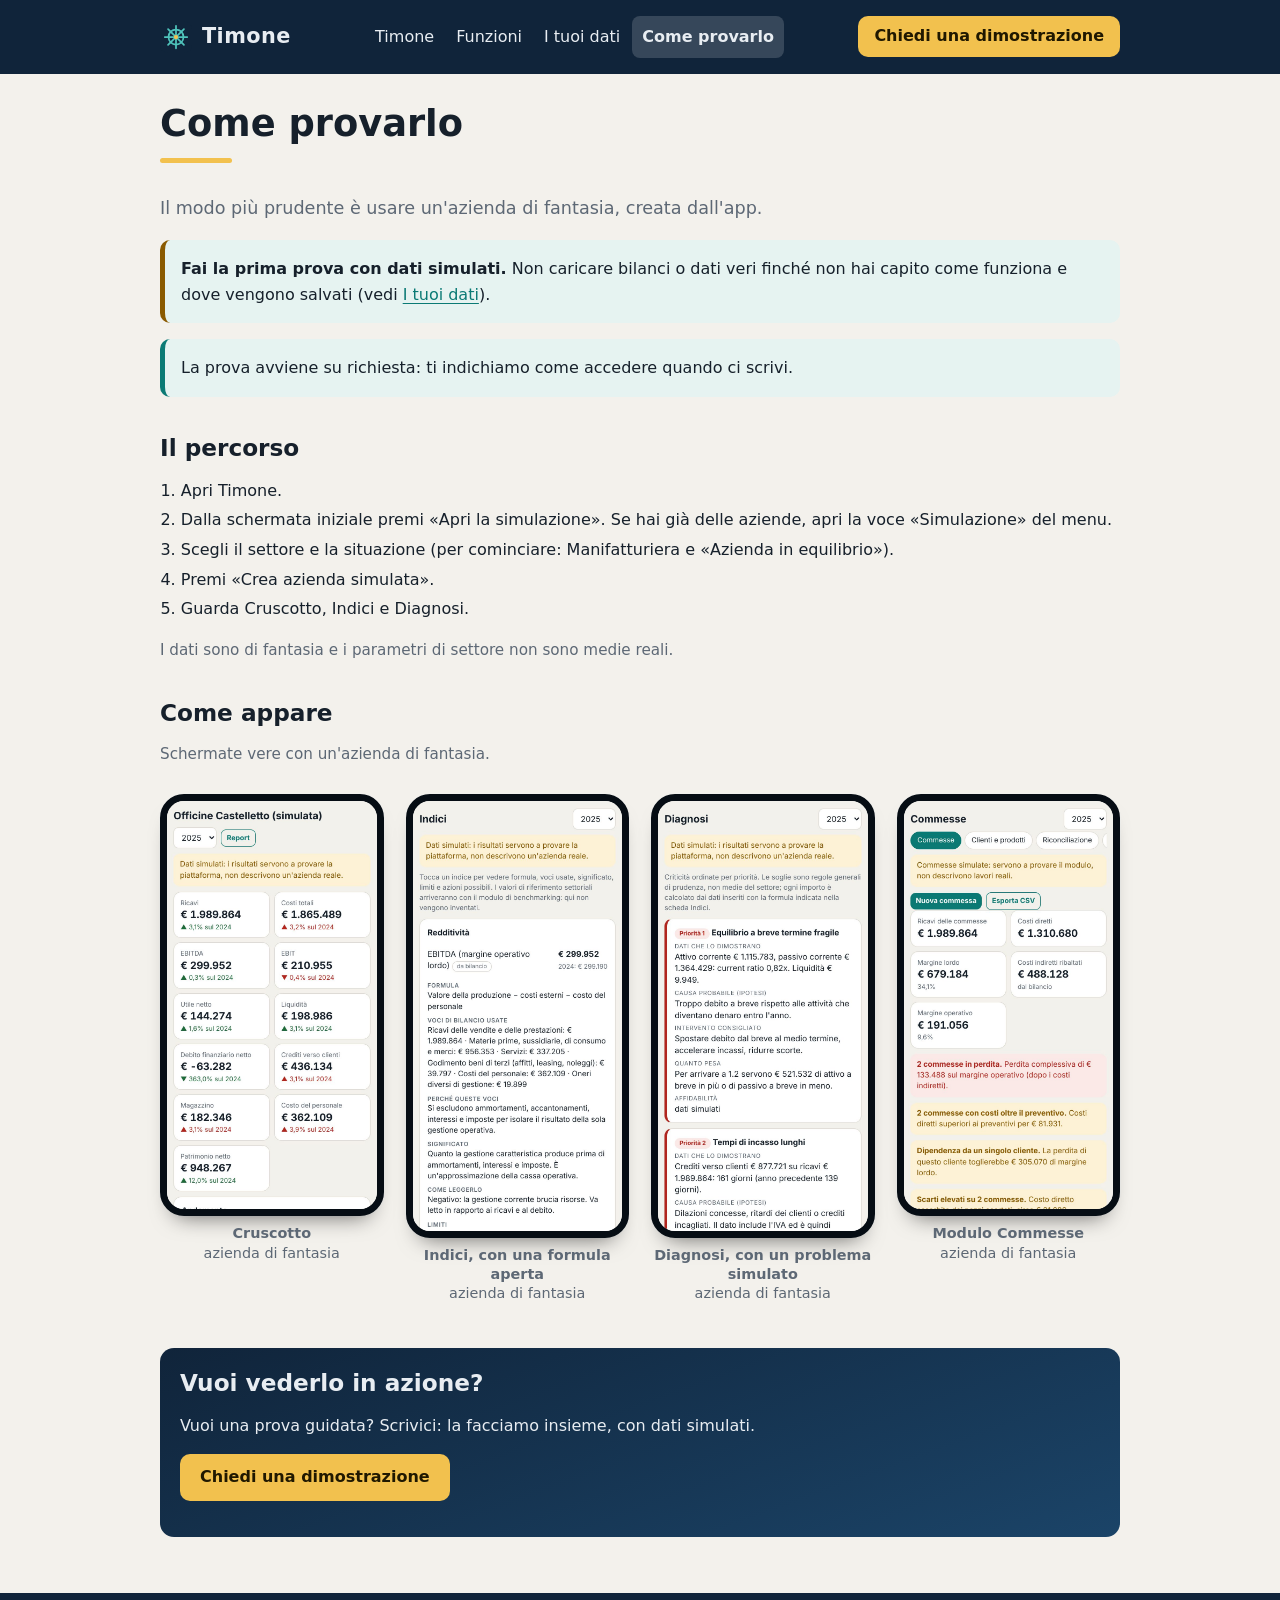
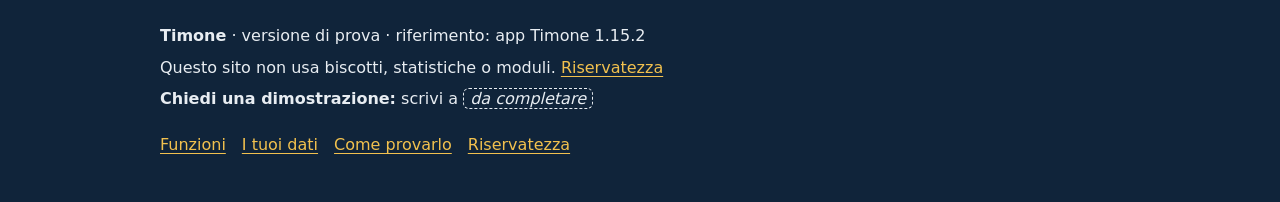
<file: prova.html>
<!doctype html>
<html lang="it">
<head>
<meta charset="utf-8">
<meta http-equiv="Content-Security-Policy" content="default-src 'self'; script-src 'none'; style-src 'self'; img-src 'self'; object-src 'none'; base-uri 'self'; form-action 'none'">
<meta name="viewport" content="width=device-width, initial-scale=1">
<meta name="robots" content="noindex">
<meta name="color-scheme" content="light dark">
<title>Come provarlo · Timone</title>
<meta name="description" content="Come provare Timone con un'azienda di fantasia, passo per passo, senza usare dati veri.">
<link rel="icon" href="icona.svg" type="image/svg+xml">
<link rel="stylesheet" href="stile.css">
</head>
<body>
<a class="salta" href="#contenuto">Vai al contenuto</a>
<header class="header">
<div class="contenitore">
<a class="marchio" href="index.html"><img src="icona.svg" width="32" height="32" alt="">Timone</a>
<nav aria-label="Principale"><ul class="menu"><li><a href="index.html">Timone</a></li><li><a href="funzioni.html">Funzioni</a></li><li><a href="dati.html">I tuoi dati</a></li><li><a href="prova.html" aria-current="page">Come provarlo</a></li></ul></nav>
<a class="btn btn-giallo btn-piccolo" href="#contatto">Chiedi una dimostrazione</a>
</div>
</header>

<main id="contenuto"><div class="contenitore">
<h1>Come provarlo</h1>
<p class="lead">Il modo più prudente è usare un'azienda di fantasia, creata dall'app.</p>
<div class="avviso attenzione"><p><strong>Fai la prima prova con dati simulati.</strong> Non caricare bilanci o dati veri finché non hai capito come funziona e dove vengono salvati (vedi <a href="dati.html">I tuoi dati</a>).</p></div>
<div class="avviso"><p>La prova avviene su richiesta: ti indichiamo come accedere quando ci scrivi.</p><!-- DA-COMPILARE: URL_APP --></div>
<h2>Il percorso</h2>
<ol>
<li>Apri Timone.</li>
<li>Dalla schermata iniziale premi «Apri la simulazione». Se hai già delle aziende, apri la voce «Simulazione» del menu.</li>
<li>Scegli il settore e la situazione (per cominciare: Manifatturiera e «Azienda in equilibrio»).</li>
<li>Premi «Crea azienda simulata».</li>
<li>Guarda Cruscotto, Indici e Diagnosi.</li>
</ol>
<p class="nota">I dati sono di fantasia e i parametri di settore non sono medie reali.</p>
<h2>Come appare</h2>
<p class="nota">Schermate vere con un'azienda di fantasia.</p>
<div class="galleria"><figure class="telefono"><div class="schermo"><img src="immagini/schermata-cruscotto.jpg" width="780" height="1520" alt="Cruscotto di Timone su telefono: riquadri con ricavi, costi totali, EBITDA, EBIT, utile netto, liquidità e altre voci, ciascuno con la variazione sull'anno precedente." loading="lazy"></div><figcaption><strong>Cruscotto</strong><br>azienda di fantasia</figcaption></figure><figure class="telefono"><div class="schermo"><img src="immagini/schermata-indici.jpg" width="780" height="1600" alt="Pagina Indici di Timone con l'EBITDA aperto: formula, voci di bilancio usate, perché queste voci, significato e come leggerlo." loading="lazy"></div><figcaption><strong>Indici, con una formula aperta</strong><br>azienda di fantasia</figcaption></figure><figure class="telefono"><div class="schermo"><img src="immagini/schermata-diagnosi.jpg" width="780" height="1600" alt="Pagina Diagnosi di Timone: la prima criticità è l'equilibrio a breve termine fragile, con i dati che la dimostrano, la causa probabile, l'intervento consigliato e quanto pesa." loading="lazy"></div><figcaption><strong>Diagnosi, con un problema simulato</strong><br>azienda di fantasia</figcaption></figure><figure class="telefono"><div class="schermo"><img src="immagini/schermata-commesse.jpg" width="780" height="1520" alt="Modulo Commesse di Timone con ricavi, costi diretti e margine, e avvisi su commesse in perdita, costi oltre il preventivo e dipendenza da un cliente." loading="lazy"></div><figcaption><strong>Modulo Commesse</strong><br>azienda di fantasia</figcaption></figure></div>
<section class="cta" aria-labelledby="cta-t">
<h2 id="cta-t">Vuoi vederlo in azione?</h2>
<p>Vuoi una prova guidata? Scrivici: la facciamo insieme, con dati simulati.</p>
<p><a class="btn" href="#contatto">Chiedi una dimostrazione</a></p>
</section>
</div></main>
<footer class="footer">
<div class="contenitore">
<p><strong>Timone</strong> · versione di prova · riferimento: app Timone 1.15.2</p>
<p>Questo sito non usa biscotti, statistiche o moduli. <a href="privacy.html">Riservatezza</a></p>
<p id="contatto"><strong>Chiedi una dimostrazione:</strong> scrivi a <span class="mancante">da completare</span><!-- DA-COMPILARE: EMAIL_CONTATTO --></p>
<ul class="footer-lista"><li><a href="funzioni.html">Funzioni</a></li><li><a href="dati.html">I tuoi dati</a></li><li><a href="prova.html">Come provarlo</a></li><li><a href="privacy.html">Riservatezza</a></li></ul>
</div>
</footer>
</body>
</html>
</file>
<file: stile.css>
/* Timone - sito di presentazione. Nessuna risorsa esterna. */
:root {
  --sfondo: #f3f1ec;
  --riquadro: #ffffff;
  --testo: #16202b;
  --testo2: #5d6875;
  --linea: #dedad1;
  --blu: #10243a;
  --blu2: #1b4468;
  --accento: #0b7a75;
  --accento-tenue: #e6f3f1;
  --giallo: #f2c14e;
  --su-giallo: #201800;
  --su-blu: #e8edf2;
  --su-accento: #ffffff;
}
@media (prefers-color-scheme: dark) {
  :root {
    --sfondo: #0d1620;
    --riquadro: #15212e;
    --testo: #e8edf2;
    --testo2: #9aa7b4;
    --linea: #263647;
    --blu: #0a1420;
    --blu2: #12304a;
    --accento: #4fc3bb;
    --accento-tenue: #12302f;
    --su-accento: #0d1620;
  }
}
* { box-sizing: border-box; }
html { -webkit-text-size-adjust: 100%; }
body {
  margin: 0;
  background: var(--sfondo);
  color: var(--testo);
  font: 1rem/1.6 system-ui, -apple-system, "Segoe UI", Roboto, sans-serif;
  overflow-wrap: anywhere;
}
img, svg { max-width: 100%; height: auto; }
a { color: var(--accento); text-underline-offset: 3px; }
a:hover { text-decoration-thickness: 2px; }
:focus-visible { outline: 3px solid var(--giallo); outline-offset: 2px; }
.header :focus-visible, .hero :focus-visible { outline-color: var(--giallo); }
main :focus-visible, .footer :focus-visible { outline-color: var(--accento); }

.salta {
  position: absolute; left: 8px; top: -60px; z-index: 10;
  background: var(--giallo); color: var(--su-giallo);
  padding: 8px 14px; border-radius: 10px; font-weight: 600;
}
.salta:focus { top: 8px; }

.contenitore { width: 100%; max-width: 62rem; margin: 0 auto; padding: 0 16px; }

/* intestazione */
.header { background: var(--blu); color: var(--su-blu); }
.header .contenitore { display: flex; flex-wrap: wrap; align-items: center; gap: 8px 16px; padding-top: 12px; padding-bottom: 12px; }
.marchio { display: flex; align-items: center; gap: 10px; color: var(--su-blu); font-weight: 700; font-size: 1.2rem; text-decoration: none; }
.marchio img { width: 32px; height: 32px; border-radius: 8px; }
.menu { display: flex; flex-wrap: wrap; gap: 4px 4px; margin: 0; padding: 0; list-style: none; flex: 1 1 auto; }
.menu a { display: inline-block; padding: 8px 10px; color: var(--su-blu); text-decoration: none; border-radius: 8px; }
.menu a:hover { background: rgba(255,255,255,.12); }
.menu a[aria-current="page"] { background: rgba(255,255,255,.16); font-weight: 600; }

/* pulsanti */
.btn {
  display: inline-block; padding: 11px 18px; border-radius: 10px;
  font-weight: 600; text-decoration: none; border: 2px solid transparent;
  background: var(--accento); color: var(--su-accento); line-height: 1.3; text-align: center;
}
.btn:hover { filter: brightness(1.08); }
.btn-giallo { background: var(--giallo); color: var(--su-giallo); }
.btn-bordo { background: transparent; color: var(--su-blu); border-color: rgba(232,237,242,.7); }
.btn-piccolo { padding: 8px 14px; }

/* parte alta */
.hero { background: var(--blu); color: var(--su-blu); padding: 28px 0 40px; }
.hero h1 { font-size: 2rem; line-height: 1.2; margin: 12px 0; }
.hero p { max-width: 42rem; margin: 0 0 16px; font-size: 1.05rem; }
.etichetta {
  display: inline-block; padding: 4px 12px; border-radius: 999px;
  border: 1px solid var(--giallo); color: var(--giallo); font-size: .9rem; font-weight: 600;
}
.azioni { display: flex; flex-wrap: wrap; gap: 10px; margin-top: 8px; }

/* contenuti */
main { padding-bottom: 32px; }
main h1 { font-size: 1.9rem; line-height: 1.2; margin: 28px 0 8px; }
main h2 { font-size: 1.45rem; line-height: 1.25; margin: 36px 0 12px; }
main h3 { font-size: 1.1rem; margin: 0 0 6px; }
.lead { font-size: 1.1rem; color: var(--testo2); max-width: 44rem; }
.griglia { display: grid; gap: 14px; grid-template-columns: repeat(auto-fit, minmax(min(100%, 15rem), 1fr)); }
.riquadro { background: var(--riquadro); border: 1px solid var(--linea); border-radius: 14px; padding: 16px; }
.riquadro p { margin: 6px 0; }
.riquadro h3 + p { margin-top: 0; }
.tenue { background: var(--accento-tenue); }
.nota { color: var(--testo2); font-size: .95rem; }
.avviso { border-left: 5px solid var(--accento); background: var(--accento-tenue); padding: 12px 16px; border-radius: 10px; margin: 16px 0; }
.avviso p { margin: 4px 0; }
.attenzione { border-left-color: #8a5a00; }
ol, ul { padding-left: 1.3rem; }
li { margin: 4px 0; }
.passi { counter-reset: passo; list-style: none; padding: 0; display: grid; gap: 12px; grid-template-columns: repeat(auto-fit, minmax(min(100%, 12rem), 1fr)); }
.passi li { counter-increment: passo; background: var(--riquadro); border: 1px solid var(--linea); border-radius: 14px; padding: 14px 16px; margin: 0; }
.passi li::before { content: counter(passo); display: block; width: 30px; height: 30px; line-height: 30px; text-align: center; border-radius: 50%; background: var(--accento); color: var(--su-accento); font-weight: 700; margin-bottom: 8px; }
.modulo dl { margin: 8px 0 0; }
.modulo dt { font-weight: 600; font-size: .9rem; color: var(--testo2); margin-top: 8px; }
.modulo dd { margin: 0; }
.mancante { background: var(--accento-tenue); border: 1px dashed var(--accento); border-radius: 6px; padding: 0 6px; font-style: italic; }
.provvisorio { border: 2px dashed var(--linea); border-radius: 14px; padding: 18px; text-align: center; color: var(--testo2); background: var(--riquadro); }
.cta { background: var(--riquadro); border: 1px solid var(--linea); border-radius: 14px; padding: 20px; margin-top: 36px; }
.cta h2 { margin-top: 0; }

/* piè di pagina */
.footer { background: var(--blu); color: var(--su-blu); padding: 24px 0; margin-top: 24px; }
.footer a { color: var(--giallo); }
.footer p { margin: 6px 0; }
.footer .mancante { background: transparent; border-color: var(--su-blu); }
.footer-lista { display: flex; flex-wrap: wrap; gap: 4px 16px; padding: 0; list-style: none; }

@media (min-width: 768px) {
  .hero h1 { font-size: 2.6rem; }
  .hero { padding: 48px 0 56px; }
  main h1 { font-size: 2.3rem; }
  .menu { justify-content: center; }
}
@media (prefers-reduced-motion: reduce) { * { transition: none !important; } }
@media print { .header, .footer, .salta { display: none; } .hero { background: none; color: #000; } }

.senza-punti { list-style: none; padding: 0; }
.titolo-gruppo { font-size: 1.25rem; margin-top: 28px; }
.nessun-margine { margin-top: 0; }

/* ===== versione grafica 2 ===== */
.header { position: relative; z-index: 2; }
.marchio { font-size: 1.3rem; letter-spacing: .02em; }

.hero {
  position: relative; overflow: hidden;
  background: linear-gradient(155deg, var(--blu) 0%, var(--blu2) 100%);
  padding: 36px 0 96px;
}
.hero::before {
  content: ""; position: absolute; left: 0; right: 0; bottom: 0; height: 90px;
  background: url("immagini/onde.svg") center / 100% 100% no-repeat; pointer-events: none;
}
.hero::after {
  content: ""; position: absolute; left: 0; right: 0; bottom: -1px; height: 48px;
  background: var(--sfondo);
  -webkit-mask: url("immagini/onda-maschera.svg") center / 100% 100% no-repeat;
  mask: url("immagini/onda-maschera.svg") center / 100% 100% no-repeat;
}
.hero-griglia { position: relative; z-index: 1; display: grid; gap: 28px; align-items: center; }
.hero h1 { font-size: clamp(2.1rem, 7.5vw, 3.4rem); line-height: 1.1; margin: 14px 0 10px; letter-spacing: -.01em; }
.hero .hero-sotto { font-size: clamp(1.15rem, 3.6vw, 1.5rem); font-weight: 600; color: var(--giallo); margin: 0 0 12px; }
.hero-ruota { width: min(58%, 230px); height: auto; margin: 0 auto; filter: drop-shadow(0 10px 24px rgba(0,0,0,.35)); }
@media (prefers-reduced-motion: no-preference) {
  .hero-ruota { animation: gira 120s linear infinite; }
  @keyframes gira { to { transform: rotate(360deg); } }
}
@media (min-width: 768px) {
  .hero { padding: 56px 0 110px; }
  .hero-griglia { grid-template-columns: 1.35fr .65fr; }
  .hero-ruota { width: min(100%, 320px); }
}

.fascia { padding: 8px 0 20px; }
.fascia h2 { margin-top: 28px; position: relative; padding-bottom: 10px; }
.fascia h2::after { content: ""; display: block; width: 56px; height: 4px; border-radius: 4px; background: var(--giallo); margin-top: 10px; }
.fascia-tenue { background: var(--accento-tenue); padding: 12px 0 32px; margin: 24px 0; }
.fascia-scura { background: linear-gradient(160deg, var(--blu) 0%, var(--blu2) 100%); color: var(--su-blu); padding: 12px 0 28px; margin: 24px 0; }
.fascia-scura .lead, .fascia-scura .nota { color: #c3ceda; }
.fascia-scura a { color: var(--giallo); }
.fascia-scura :focus-visible { outline-color: var(--giallo); }

.riquadro { box-shadow: 0 1px 0 rgba(16,36,58,.04), 0 8px 20px -14px rgba(16,36,58,.35); }
.domande .riquadro { position: relative; padding-left: 56px; display: flex; align-items: center; font-weight: 600; min-height: 72px; }
.domande .riquadro::before {
  content: "?"; position: absolute; left: 14px; top: 50%; transform: translateY(-50%);
  width: 28px; height: 28px; border-radius: 50%; background: var(--accento); color: var(--su-accento);
  text-align: center; line-height: 28px; font-weight: 700;
}
.carta-icona { display: flex; gap: 14px; align-items: flex-start; }
.carta-icona img { flex: 0 0 44px; width: 44px; height: 44px; }
.carta-icona h3 { margin-bottom: 4px; }
.carta-icona p { margin: 0; }
.passi li { border-top: 4px solid var(--accento); }

/* schermate in cornice telefono: due per riga, quattro in fila su schermi larghi */
.galleria { display: grid; grid-template-columns: repeat(2, 1fr); gap: 20px 14px; padding: 12px 0 8px; max-width: 30rem; margin: 0 auto; }
.telefono { margin: 0; min-width: 0; }
.telefono .schermo {
  border: 5px solid #060d14; border-radius: 18px; overflow: hidden; background: #f3f1ec;
  box-shadow: 0 14px 22px -14px rgba(0,0,0,.6), 0 0 0 1px rgba(232,237,242,.18);
}
.telefono img { display: block; width: 100%; height: auto; }
.telefono figcaption { margin-top: 8px; font-size: .8rem; line-height: 1.35; text-align: center; color: var(--testo2); }
.fascia-scura .telefono figcaption { color: #c3ceda; }
@media (min-width: 900px) {
  .galleria { grid-template-columns: repeat(4, 1fr); max-width: none; gap: 22px; }
  .telefono .schermo { border-width: 7px; border-radius: 24px; }
  .telefono figcaption { font-size: .9rem; }
}

/* riquadri con disegno e frase */
.cornici { display: grid; gap: 16px; grid-template-columns: 1fr; }
.cornice { margin: 0; background: var(--riquadro); border: 2px solid var(--blu2); border-radius: 18px; overflow: hidden;
  box-shadow: 0 10px 22px -16px rgba(16,36,58,.55); display: flex; flex-direction: column; }
.cornice img { display: block; width: 100%; height: auto; }
.cornice figcaption { padding: 14px 16px 16px; border-top: 4px solid var(--giallo); }
.cornice h3 { margin: 0 0 6px; font-size: 1.1rem; }
.cornice p { margin: 0; color: var(--testo2); }
@media (min-width: 560px) { .cornici { grid-template-columns: repeat(2, 1fr); } }
@media (min-width: 1000px) { .cornici { grid-template-columns: repeat(4, 1fr); } }

/* pagine interne */
main > .contenitore > h1 { position: relative; padding-bottom: 14px; }
main > .contenitore > h1::after { content: ""; display: block; width: 72px; height: 5px; border-radius: 5px; background: var(--giallo); margin-top: 12px; }
.modulo { border-top: 4px solid var(--accento); }
.cta { background: linear-gradient(160deg, var(--blu) 0%, var(--blu2) 100%); color: var(--su-blu); border: 0; }
.cta h2 { color: var(--su-blu); }
.cta .btn { background: var(--giallo); color: var(--su-giallo); }
.cta :focus-visible { outline-color: var(--giallo); }
.cta p, .cta li { color: var(--su-blu); }

/* telefono: stessa grafica del computer, riadattata */
.header .contenitore { align-items: center; }
.header .marchio { order: 1; }
.header .btn-piccolo { order: 2; margin-left: auto; }
.header nav { order: 3; flex: 1 0 100%; }
.menu { gap: 2px; }
.menu a { padding: 8px 9px; font-size: .95rem; }
.hero-ruota { position: absolute; right: -44px; top: 8px; width: 210px; opacity: .3; filter: none; }
.hero-testo { position: relative; z-index: 1; }
@media (min-width: 768px) {
  .header nav { order: 2; flex: 1 1 auto; }
  .header .btn-piccolo { order: 3; margin-left: 0; }
  .menu a { padding: 8px 10px; font-size: 1rem; }
  .hero-ruota { position: static; width: min(100%, 320px); opacity: 1; filter: drop-shadow(0 10px 24px rgba(0,0,0,.35)); }
}
@media (max-width: 767px) {
  .header .btn-piccolo { padding: 8px 11px; font-size: .88rem; }
  .marchio { font-size: 1.15rem; }
}
@media (max-width: 767px) {
  .menu a { padding: 8px 6px; font-size: .9rem; }
}
</file>
